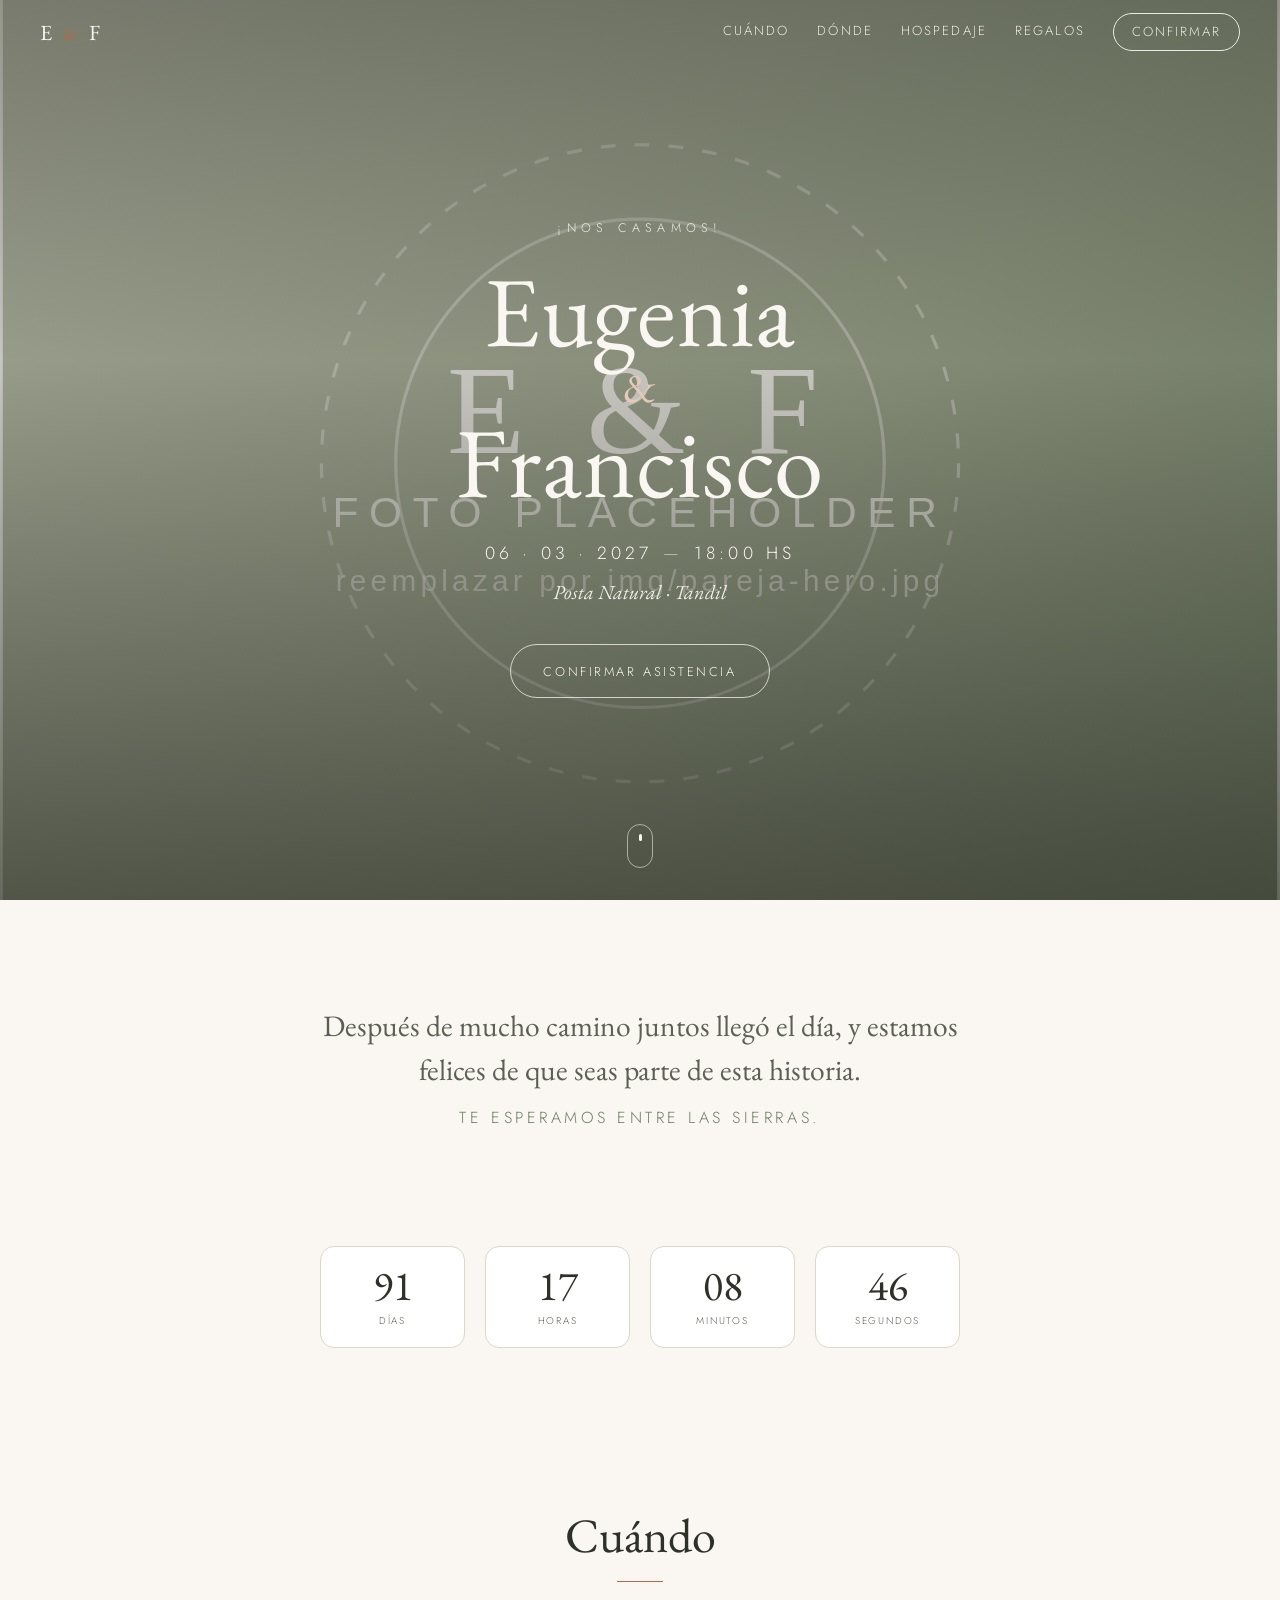
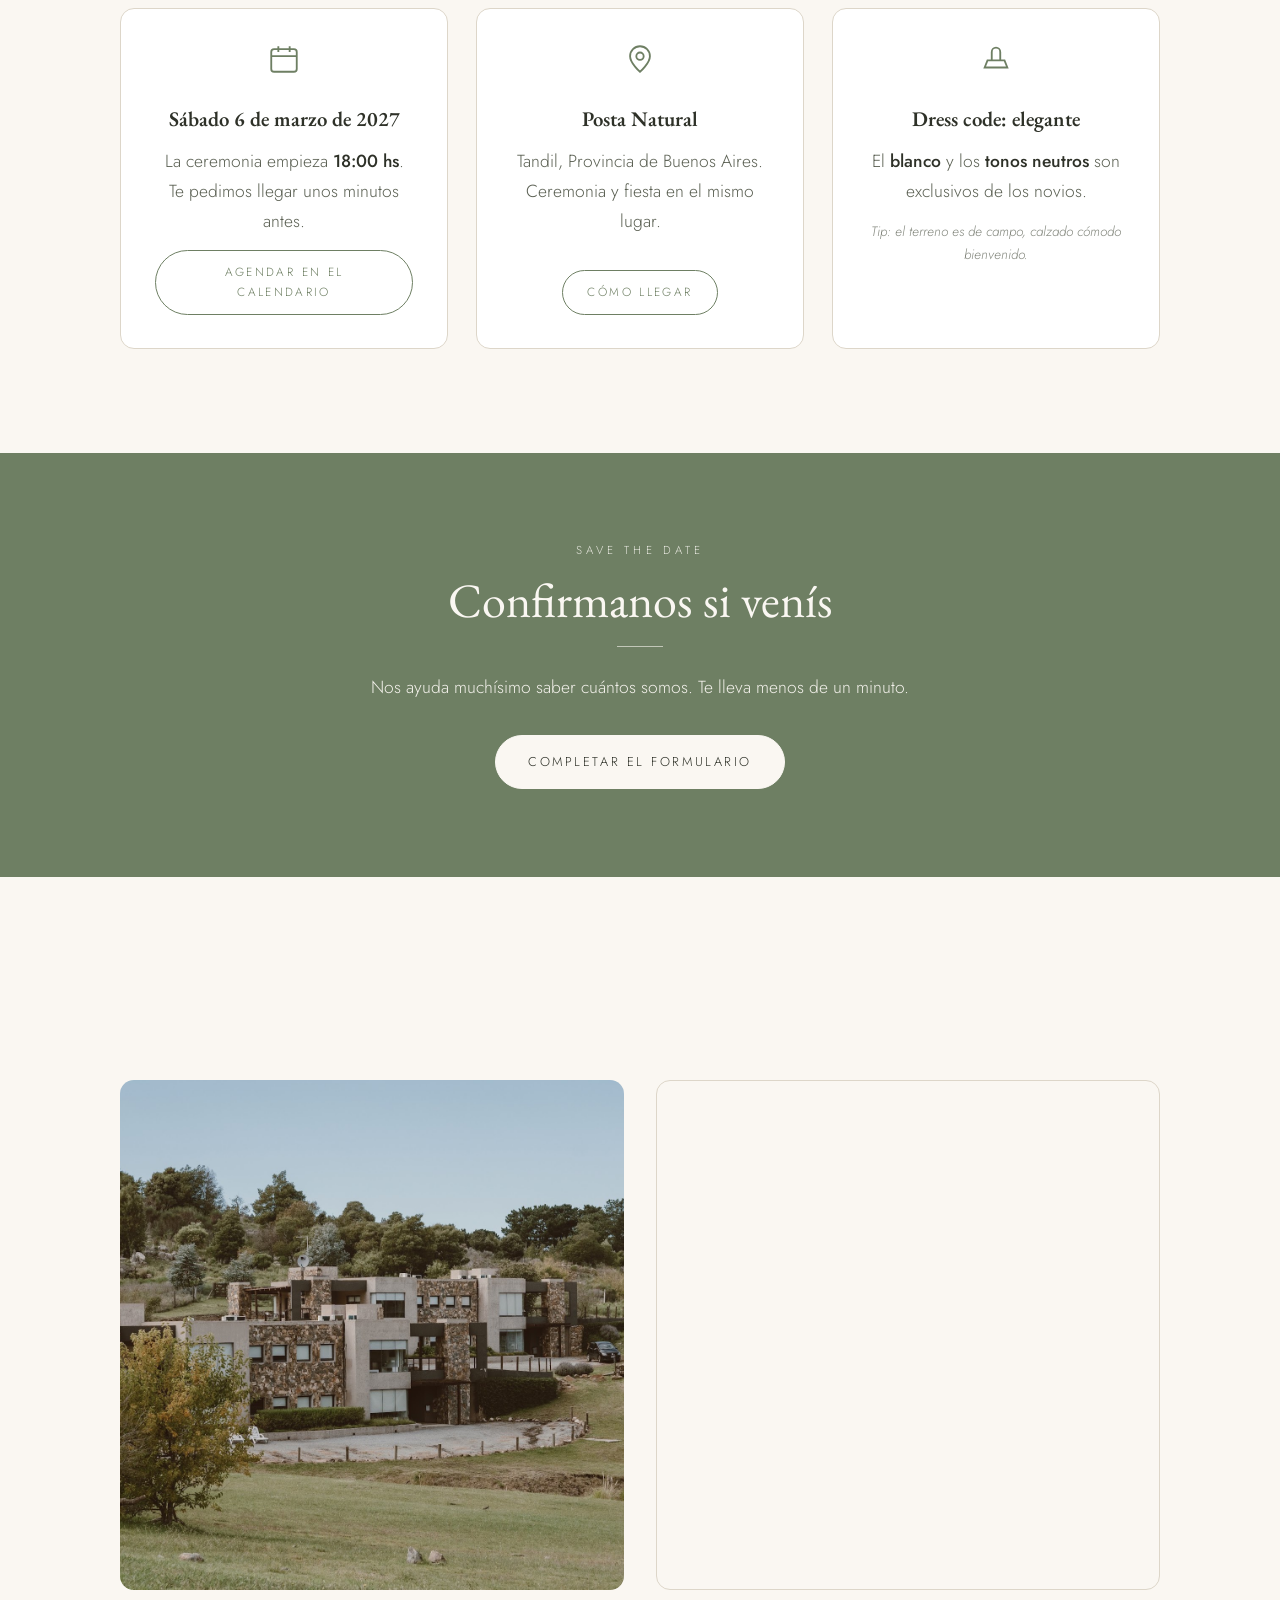
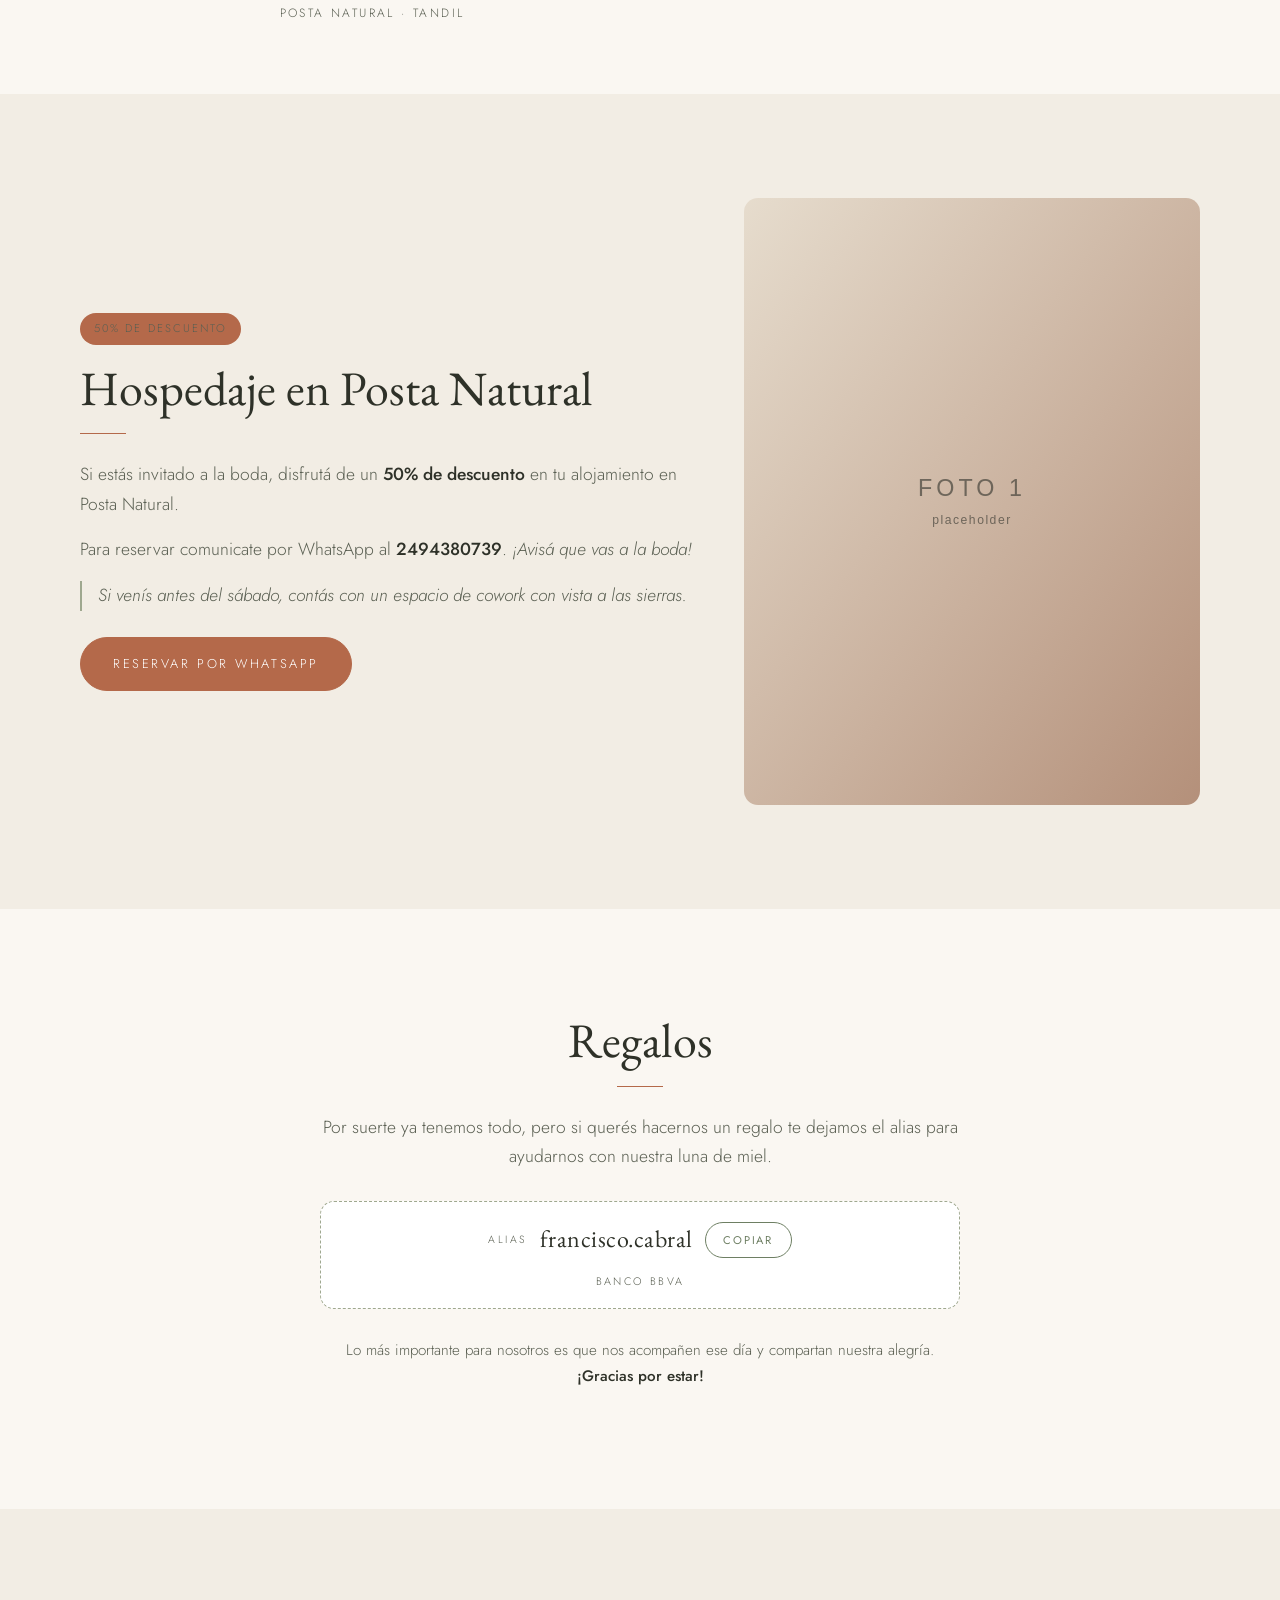
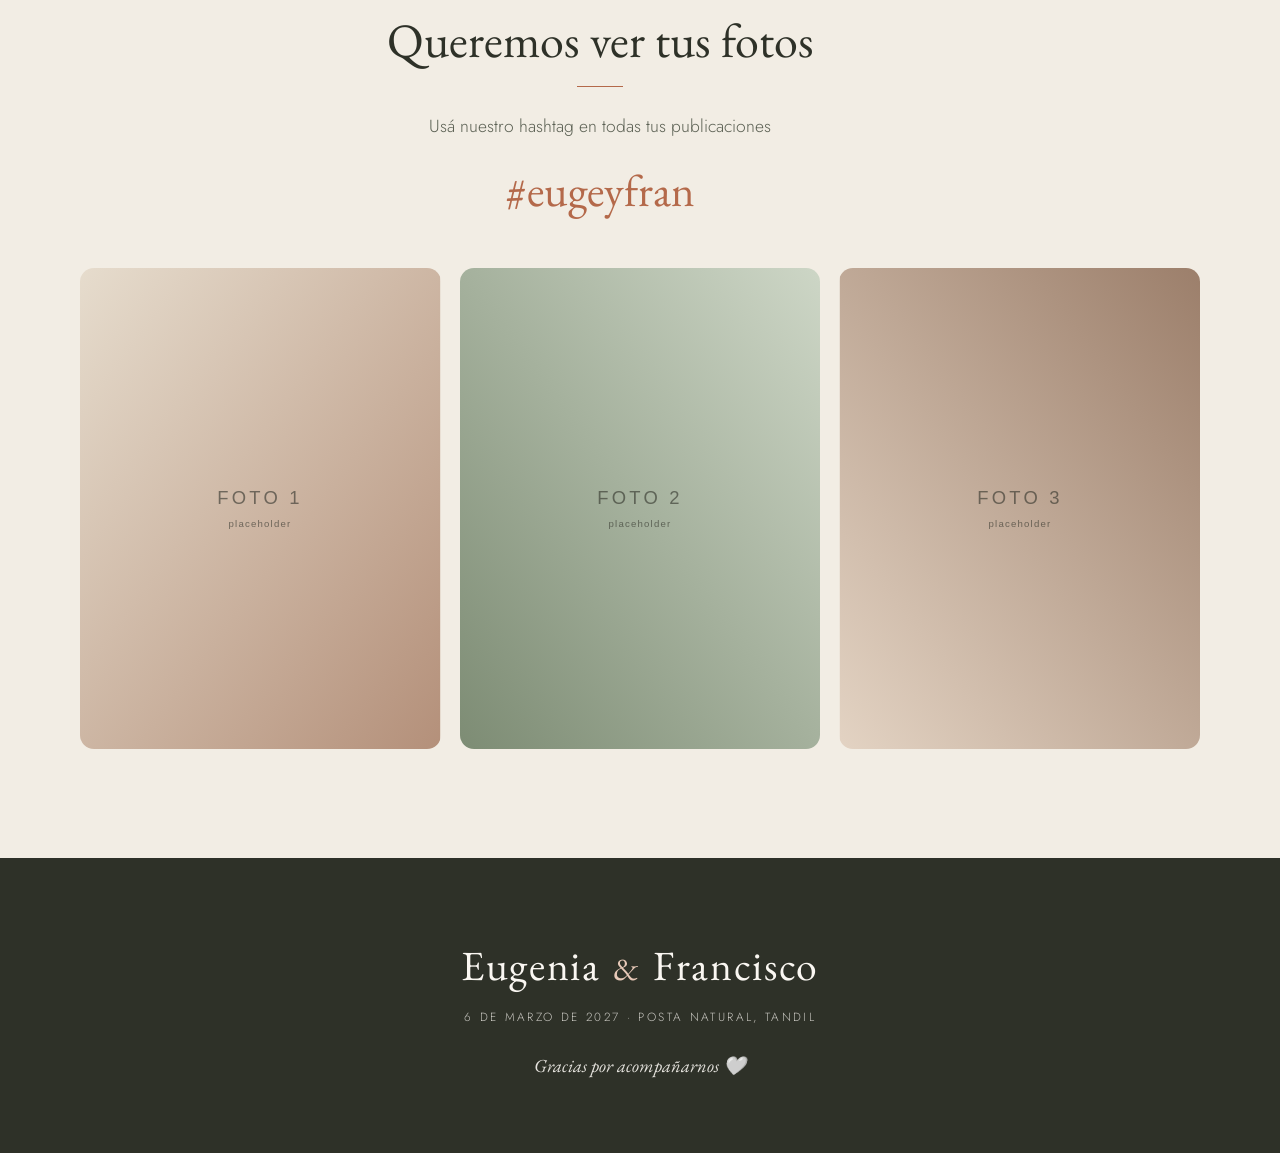
<file: invitation/index.html>
<!doctype html>
<html lang="es-AR">
<head>
<meta charset="utf-8">
<meta name="viewport" content="width=device-width, initial-scale=1, viewport-fit=cover">
<title>Eugenia &amp; Francisco · 6 de marzo de 2027</title>
<meta name="description" content="Nos casamos el 6 de marzo de 2027 a las 18:00 en Posta Natural, Tandil. Confirmá tu asistencia.">
<meta name="theme-color" content="#2e3128">

<!-- Open Graph: así se ve lindo cuando lo mandás por WhatsApp -->
<meta property="og:type" content="website">
<meta property="og:title" content="¡Nos casamos! Eugenia &amp; Francisco">
<meta property="og:description" content="6 de marzo de 2027 · 18:00 hs · Posta Natural, Tandil">
<meta property="og:image" content="img/posta-natural.jpg">
<meta property="og:locale" content="es_AR">

<link rel="icon" href="data:image/svg+xml,<svg xmlns='http://www.w3.org/2000/svg' viewBox='0 0 100 100'><text y='.9em' font-size='90'>🤍</text></svg>">
<link rel="preconnect" href="https://fonts.googleapis.com">
<link rel="preconnect" href="https://fonts.gstatic.com" crossorigin>
<link href="https://fonts.googleapis.com/css2?family=EB+Garamond:ital,wght@0,400;0,500;0,600;1,400&family=Jost:wght@300;400;500&display=swap" rel="stylesheet">
<link rel="stylesheet" href="styles.css">
</head>
<body>

<a class="skip" href="#contenido">Ir al contenido</a>

<header class="nav" id="nav">
  <a class="nav__brand" href="#top">E <span>&amp;</span> F</a>
  <button class="nav__toggle" id="navToggle" aria-expanded="false" aria-controls="navMenu" aria-label="Abrir menú">
    <span></span><span></span><span></span>
  </button>
  <nav class="nav__menu" id="navMenu" aria-label="Secciones">
    <a href="#cuando">Cuándo</a>
    <a href="#donde">Dónde</a>
    <a href="#hospedaje">Hospedaje</a>
    <a href="#regalos">Regalos</a>
    <a class="nav__cta" href="#confirmar">Confirmar</a>
  </nav>
</header>

<!-- ============ HERO ============ -->
<section class="hero" id="top">
  <div class="hero__media">
    <!-- PLACEHOLDER: reemplazar por la foto real de la pareja -->
    <img src="img/pareja-hero.svg" alt="Eugenia y Francisco" width="1200" height="1600">
  </div>
  <div class="hero__inner">
    <p class="hero__eyebrow">¡Nos casamos!</p>
    <h1 class="hero__names">Eugenia <em>&amp;</em> Francisco</h1>
    <p class="hero__date">
      <span>06 · 03 · 2027</span>
      <span class="hero__sep" aria-hidden="true">—</span>
      <span>18:00 hs</span>
    </p>
    <p class="hero__place">Posta Natural · Tandil</p>
    <a class="btn btn--light hero__btn" href="#confirmar">Confirmar asistencia</a>
  </div>
  <a class="hero__scroll" href="#contenido" aria-label="Bajar">
    <span></span>
  </a>
</section>

<main id="contenido">

  <!-- ============ INTRO ============ -->
  <section class="section section--intro reveal">
    <p class="lead">
      Después de mucho camino juntos llegó el día, y estamos felices
      de que seas parte de esta historia.
    </p>
    <p class="lead lead--small">Te esperamos entre las sierras.</p>
  </section>

  <!-- ============ COUNTDOWN ============ -->
  <section class="countdown reveal" aria-label="Cuenta regresiva">
    <ul class="countdown__list" id="countdown">
      <li><strong data-unit="dias">—</strong><span>días</span></li>
      <li><strong data-unit="horas">—</strong><span>horas</span></li>
      <li><strong data-unit="minutos">—</strong><span>minutos</span></li>
      <li><strong data-unit="segundos">—</strong><span>segundos</span></li>
    </ul>
    <p class="countdown__msg" id="countdownMsg" hidden>¡Hoy es el día! 🤍</p>
  </section>

  <!-- ============ CUÁNDO ============ -->
  <section class="section" id="cuando">
    <h2 class="h2 reveal">Cuándo</h2>
    <div class="cards">
      <article class="card reveal">
        <div class="card__icon" aria-hidden="true">
          <svg viewBox="0 0 24 24" fill="none" stroke="currentColor" stroke-width="1.3"><rect x="3" y="5" width="18" height="16" rx="2"/><path d="M8 3v4M16 3v4M3 10h18"/></svg>
        </div>
        <h3>Sábado 6 de marzo de 2027</h3>
        <p>La ceremonia empieza <strong>18:00 hs</strong>. Te pedimos llegar unos minutos antes.</p>
        <a class="btn btn--ghost" id="calendarBtn"
           href="https://calendar.google.com/calendar/render?action=TEMPLATE&amp;text=Boda%20Eugenia%20%26%20Francisco&amp;dates=20270306T210000Z%2F20270307T060000Z&amp;details=%C2%A1Nos%20casamos!%20Te%20esperamos%20en%20Posta%20Natural%2C%20Tandil.&amp;location=Posta%20Natural%2C%20Tandil%2C%20Buenos%20Aires&amp;ctz=America%2FArgentina%2FBuenos_Aires"
           target="_blank" rel="noopener">Agendar en el calendario</a>
      </article>

      <article class="card reveal">
        <div class="card__icon" aria-hidden="true">
          <svg viewBox="0 0 24 24" fill="none" stroke="currentColor" stroke-width="1.3"><path d="M12 21s7-6.1 7-11a7 7 0 1 0-14 0c0 4.9 7 11 7 11Z"/><circle cx="12" cy="10" r="2.6"/></svg>
        </div>
        <h3>Posta Natural</h3>
        <p>Tandil, Provincia de Buenos Aires. Ceremonia y fiesta en el mismo lugar.</p>
        <a class="btn btn--ghost" href="https://www.google.com/maps/search/?api=1&amp;query=-37.336091,-59.173875" target="_blank" rel="noopener">Cómo llegar</a>
      </article>

      <article class="card reveal">
        <div class="card__icon" aria-hidden="true">
          <svg viewBox="0 0 24 24" fill="none" stroke="currentColor" stroke-width="1.3"><path d="M4 18h16l-2-5H6l-2 5Z"/><path d="M9 13V7a3 3 0 0 1 6 0v6"/></svg>
        </div>
        <h3>Dress code: elegante</h3>
        <p>El <strong>blanco</strong> y los <strong>tonos neutros</strong> son exclusivos de los novios.</p>
        <p class="card__note">Tip: el terreno es de campo, calzado cómodo bienvenido.</p>
      </article>
    </div>
  </section>

  <!-- ============ CONFIRMAR ============ -->
  <section class="band" id="confirmar">
    <div class="band__inner reveal">
      <p class="band__eyebrow">Save the date</p>
      <h2 class="h2 h2--light">Confirmanos si venís</h2>
      <p class="band__text">
        Nos ayuda muchísimo saber cuántos somos. Te lleva menos de un minuto.
      </p>
      <!-- TODO: cuando tengas el Google Form, pegá su URL en el href de acá abajo
           y borrá el atributo data-pendiente. -->
      <a class="btn btn--solid" id="rsvpBtn" data-pendiente href="#confirmar" target="_blank" rel="noopener">
        Completar el formulario
      </a>
      <p class="band__pendiente" id="rsvpAviso" hidden>El formulario todavía no está listo — te avisamos apenas lo tengamos.</p>
    </div>
  </section>

  <!-- ============ DÓNDE ============ -->
  <section class="section" id="donde">
    <h2 class="h2 reveal">Dónde</h2>
    <div class="venue">
      <figure class="venue__photo reveal">
        <!-- Foto real de Posta Natural -->
        <img src="img/posta-natural.jpg" alt="Posta Natural, Tandil" width="1280" height="1210" loading="lazy">
        <figcaption>Posta Natural · Tandil</figcaption>
      </figure>
      <div class="venue__map reveal">
        <iframe
          title="Mapa de Posta Natural, Tandil"
          src="https://www.google.com/maps?q=-37.336091,-59.173875&amp;z=15&amp;output=embed"
          loading="lazy" referrerpolicy="no-referrer-when-downgrade" allowfullscreen></iframe>
      </div>
    </div>
  </section>

  <!-- ============ HOSPEDAJE ============ -->
  <section class="section section--tint" id="hospedaje">
    <div class="lodging">
      <div class="lodging__text reveal">
        <p class="badge">50% de descuento</p>
        <h2 class="h2">Hospedaje en Posta Natural</h2>
        <p>
          Si estás invitado a la boda, disfrutá de un <strong>50% de descuento</strong>
          en tu alojamiento en Posta Natural.
        </p>
        <p>
          Para reservar comunicate por WhatsApp al <strong>2494380739</strong>.
          <em>¡Avisá que vas a la boda!</em>
        </p>
        <p class="lodging__extra">
          Si venís antes del sábado, contás con un espacio de cowork con vista a las sierras.
        </p>
        <a class="btn btn--solid" href="https://wa.me/5491155775902" target="_blank" rel="noopener">
          Reservar por WhatsApp
        </a>
      </div>
      <div class="lodging__img reveal">
        <!-- PLACEHOLDER -->
        <img src="img/pareja-1.svg" alt="Eugenia y Francisco" width="900" height="1200" loading="lazy">
      </div>
    </div>
  </section>

  <!-- ============ REGALOS ============ -->
  <section class="section" id="regalos">
    <div class="gift reveal">
      <h2 class="h2">Regalos</h2>
      <p>
        Por suerte ya tenemos todo, pero si querés hacernos un regalo te dejamos
        el alias para ayudarnos con nuestra luna de miel.
      </p>
      <div class="alias">
        <span class="alias__label">Alias</span>
        <code class="alias__value" id="aliasValue">francisco.cabral</code>
        <button class="alias__copy" id="copyAlias" type="button">Copiar</button>
        <span class="alias__bank">Banco BBVA</span>
      </div>
      <p class="gift__note">
        Lo más importante para nosotros es que nos acompañen ese día y compartan
        nuestra alegría. <strong>¡Gracias por estar!</strong>
      </p>
    </div>
  </section>

  <!-- ============ FOTOS / HASHTAG ============ -->
  <section class="section section--tint" id="fotos">
    <h2 class="h2 reveal">Queremos ver tus fotos</h2>
    <p class="hash reveal">
      Usá nuestro hashtag en todas tus publicaciones
      <a class="hash__tag" href="https://www.instagram.com/explore/tags/eugeyfran/" target="_blank" rel="noopener">#eugeyfran</a>
    </p>
    <!-- Carrusel. Para agregar fotos: sumá <li class="carousel__slide"> con su <img>.
         Los puntos y las flechas se generan solos según la cantidad de slides. -->
    <div class="carousel reveal" id="carousel">
      <ul class="carousel__track" id="carouselTrack" tabindex="0" role="group"
          aria-roledescription="carrusel" aria-label="Fotos de Eugenia y Francisco">
        <!-- PLACEHOLDERS -->
        <li class="carousel__slide">
          <img src="img/pareja-1.svg" alt="Eugenia y Francisco" width="900" height="1200" loading="lazy">
        </li>
        <li class="carousel__slide">
          <img src="img/pareja-2.svg" alt="Eugenia y Francisco" width="900" height="1200" loading="lazy">
        </li>
        <li class="carousel__slide">
          <img src="img/pareja-3.svg" alt="Eugenia y Francisco" width="900" height="1200" loading="lazy">
        </li>
      </ul>

      <div class="carousel__controls" id="carouselControls">
        <button class="carousel__arrow" type="button" data-dir="-1" aria-label="Foto anterior">
          <svg viewBox="0 0 24 24" fill="none" stroke="currentColor" stroke-width="1.5" aria-hidden="true"><path d="M15 5l-7 7 7 7"/></svg>
        </button>
        <div class="carousel__dots" id="carouselDots"></div>
        <button class="carousel__arrow" type="button" data-dir="1" aria-label="Foto siguiente">
          <svg viewBox="0 0 24 24" fill="none" stroke="currentColor" stroke-width="1.5" aria-hidden="true"><path d="M9 5l7 7-7 7"/></svg>
        </button>
      </div>
    </div>
  </section>

</main>

<footer class="footer">
  <p class="footer__names">Eugenia <span>&amp;</span> Francisco</p>
  <p class="footer__date">6 de marzo de 2027 · Posta Natural, Tandil</p>
  <p class="footer__thanks">Gracias por acompañarnos 🤍</p>
</footer>

<script src="script.js"></script>
</body>
</html>
</file>
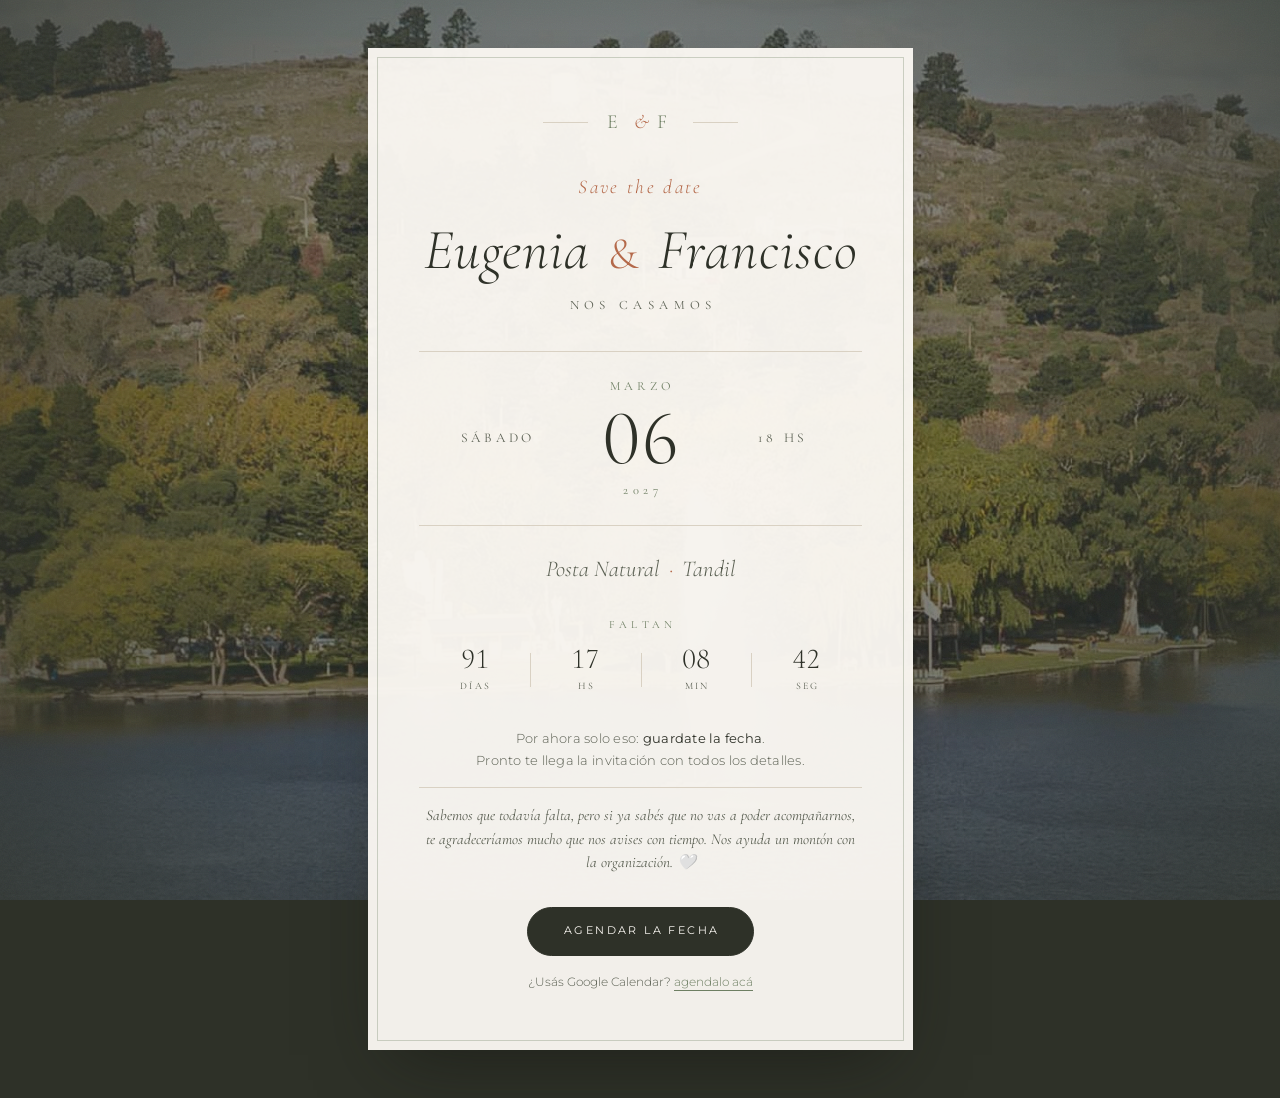
<file: save-the-date/index.html>
<!doctype html>
<html lang="es-AR">
<head>
<meta charset="utf-8">
<meta name="viewport" content="width=device-width, initial-scale=1, viewport-fit=cover">
<title>Save the date · Eugenia &amp; Francisco</title>
<meta name="description" content="Eugenia y Francisco se casan el sábado 6 de marzo de 2027 en Posta Natural, Tandil. Guardate la fecha.">
<meta name="theme-color" content="#2e3128">

<meta property="og:type" content="website">
<meta property="og:title" content="Save the date · Eugenia &amp; Francisco">
<meta property="og:description" content="Sábado 6 de marzo de 2027 · Posta Natural, Tandil">
<meta property="og:image" content="img/tandil.jpg">
<meta property="og:locale" content="es_AR">

<link rel="icon" href="data:image/svg+xml,<svg xmlns='http://www.w3.org/2000/svg' viewBox='0 0 100 100'><text y='.9em' font-size='90'>🤍</text></svg>">
<link rel="stylesheet" href="styles.css">
</head>
<body>

<!-- Fondo: foto real de Posta Natural.
     Si preferís una foto de los dos, cambiá el src por img/pareja.svg (o tu .jpg). -->
<div class="fondo" aria-hidden="true">
  <img src="img/tandil.jpg" alt="" width="1280" height="1210">
</div>
<div class="grano" aria-hidden="true"></div>

<main class="tarjeta">

  <p class="monograma"><span>E</span><em>&amp;</em><span>F</span></p>

  <p class="eyebrow">Save the date</p>

  <h1 class="nombres">Eugenia <em>&amp;</em> Francisco</h1>

  <p class="intro">nos casamos</p>

  <div class="fecha">
    <span class="fecha__lado">sábado</span>
    <span class="fecha__centro">
      <span class="fecha__mes">marzo</span>
      <span class="fecha__cifra">06</span>
      <span class="fecha__anio">2027</span>
    </span>
    <span class="fecha__lado">18 hs</span>
  </div>

  <p class="lugar">Posta Natural <span aria-hidden="true">·</span> Tandil</p>

  <div class="cuenta" id="cuenta">
    <p class="cuenta__titulo">faltan</p>
    <ul class="cuenta__lista">
      <li><strong data-u="dias">—</strong><span>días</span></li>
      <li><strong data-u="horas">—</strong><span>hs</span></li>
      <li><strong data-u="minutos">—</strong><span>min</span></li>
      <li><strong data-u="segundos">—</strong><span>seg</span></li>
    </ul>
    <p class="cuenta__hoy" hidden>¡Hoy nos casamos!</p>
  </div>

  <p class="aviso">
    Por ahora solo eso: <strong>guardate la fecha</strong>.<br>
    Pronto te llega la invitación con todos los detalles.
  </p>

  <p class="nota">
    Sabemos que todavía falta, pero si ya sabés que no vas a poder acompañarnos,
    te agradeceríamos mucho que nos avises con tiempo.
    Nos ayuda un montón con la organización.&nbsp;🤍
  </p>

  <a class="btn" href="evento.ics" download>Agendar la fecha</a>

  <p class="alt">
    ¿Usás Google Calendar?
    <a href="https://calendar.google.com/calendar/render?action=TEMPLATE&amp;text=Boda%20de%20Eugenia%20y%20Francisco&amp;dates=20270306T210000Z%2F20270307T060000Z&amp;details=%C2%A1Nos%20casamos!%20Guardate%20la%20fecha.%20Pronto%20te%20llega%20la%20invitaci%C3%B3n%20con%20todos%20los%20detalles.&amp;location=Posta%20Natural%2C%20Tandil%2C%20Buenos%20Aires&amp;ctz=America%2FArgentina%2FBuenos_Aires" target="_blank" rel="noopener">agendalo acá</a>
  </p>

</main>

<script src="script.js"></script>

</body>
</html>
</file>
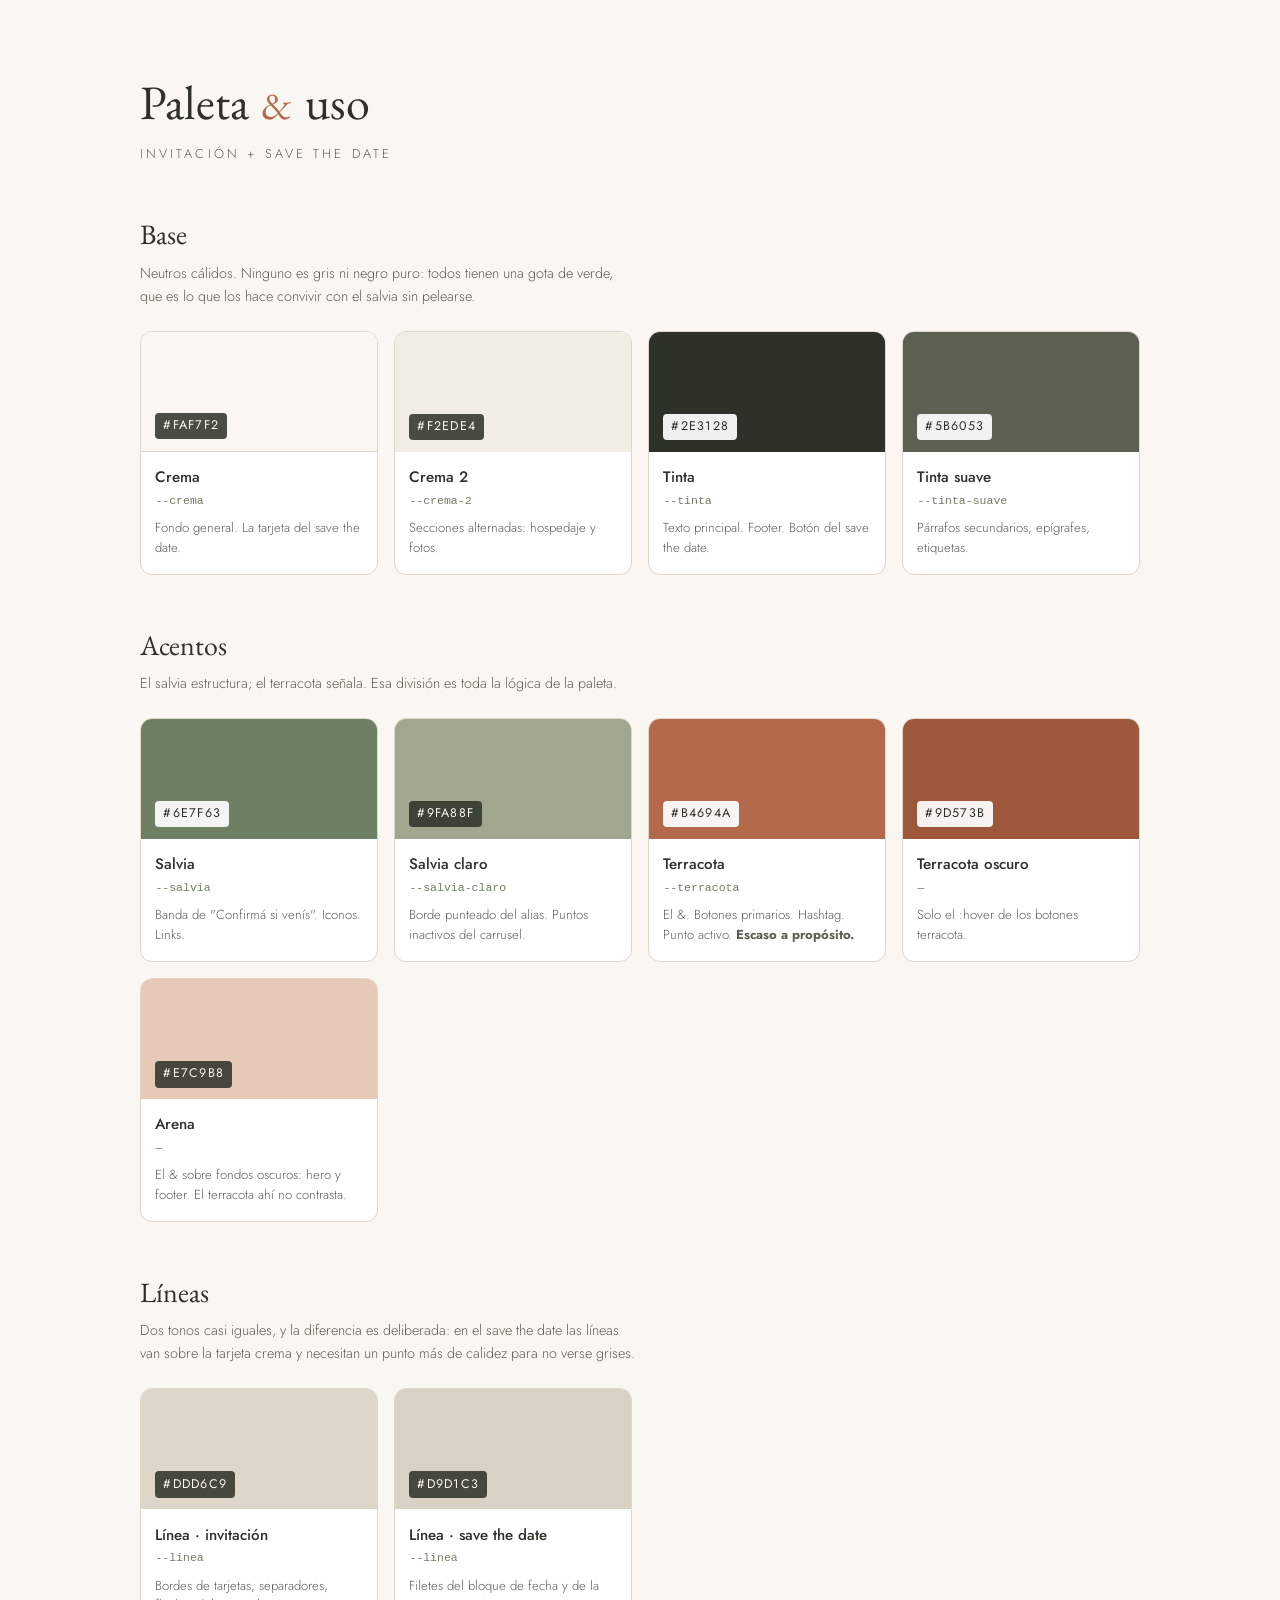
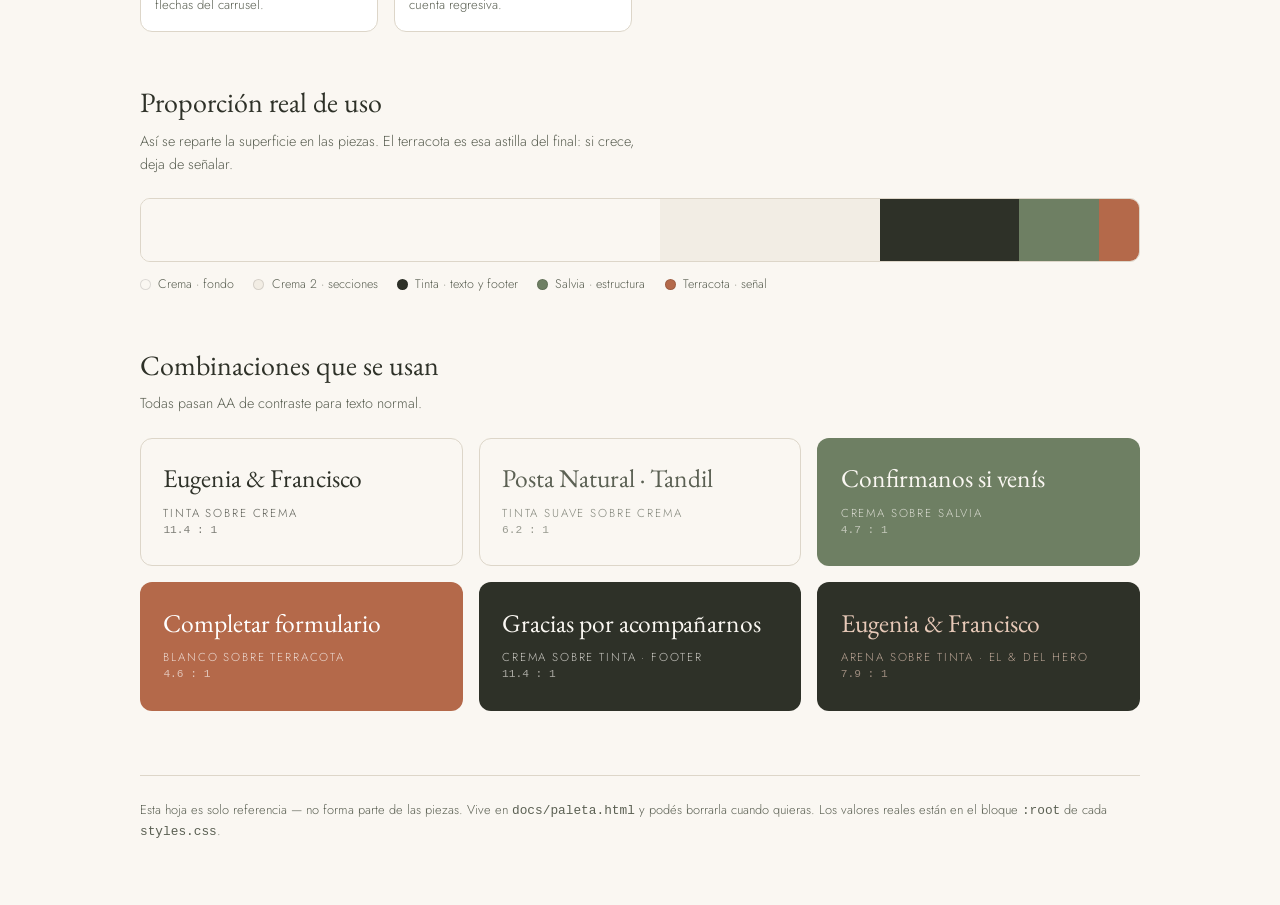
<file: docs/paleta.html>
<!doctype html>
<html lang="es-AR">
<head>
<meta charset="utf-8">
<meta name="viewport" content="width=device-width, initial-scale=1">
<title>Paleta · Eugenia &amp; Francisco</title>
<link href="https://fonts.googleapis.com/css2?family=EB+Garamond:ital,wght@0,400;1,400&family=Jost:wght@300;400;500&display=swap" rel="stylesheet">
<style>
:root{
  --crema:#faf7f2; --crema-2:#f2ede4;
  --tinta:#2e3128; --tinta-suave:#5b6053;
  --salvia:#6e7f63; --salvia-claro:#9fa88f;
  --terracota:#b4694a; --terracota-osc:#9d573b;
  --arena:#e7c9b8;
  --linea:#ddd6c9; --linea-std:#d9d1c3;
}
*{box-sizing:border-box}
body{
  margin:0; padding:clamp(1.5rem,5vw,4rem);
  background:var(--crema); color:var(--tinta);
  font-family:"Jost",system-ui,sans-serif; font-weight:300; line-height:1.6;
}
.wrap{max-width:1000px;margin:0 auto}
h1{font-family:"EB Garamond",Georgia,serif;font-weight:400;font-size:clamp(2rem,6vw,3rem);margin:0 0 .2rem}
h1 span{color:var(--terracota);font-size:.85em;padding:0 .06em}
.sub{margin:0 0 3rem;color:var(--tinta-suave);font-size:.8rem;letter-spacing:.24em;text-transform:uppercase}
h2{font-family:"EB Garamond",Georgia,serif;font-weight:400;font-size:1.75rem;margin:3rem 0 .3rem}
h2:first-of-type{margin-top:0}
.h2note{margin:0 0 1.4rem;color:var(--tinta-suave);font-size:.9rem;max-width:62ch}

.grid{display:grid;grid-template-columns:repeat(auto-fill,minmax(220px,1fr));gap:1rem}
.sw{border:1px solid var(--linea);border-radius:12px;overflow:hidden;background:#fff}
.sw__color{height:120px;display:flex;align-items:flex-end;padding:.7rem .9rem}
.sw__hex{font-size:.78rem;letter-spacing:.1em;font-weight:400;
  background:rgba(255,255,255,.92);color:#2e3128;padding:.2rem .5rem;border-radius:4px}
.sw__hex.on-light{background:rgba(46,49,40,.86);color:#faf7f2}
.sw__body{padding:.85rem .9rem 1rem}
.sw__name{font-weight:500;font-size:.95rem;margin:0 0 .15rem}
.sw__var{font-family:ui-monospace,SFMono-Regular,Menlo,monospace;font-size:.72rem;color:var(--salvia);margin:0 0 .5rem}
.sw__use{margin:0;font-size:.82rem;color:var(--tinta-suave);line-height:1.5}

.pares{display:grid;grid-template-columns:repeat(auto-fit,minmax(240px,1fr));gap:1rem;margin-top:.5rem}
.par{border-radius:12px;padding:1.6rem 1.4rem;border:1px solid transparent}
.par p{margin:0}
.par .t{font-family:"EB Garamond",Georgia,serif;font-size:1.6rem;line-height:1.15}
.par .c{font-size:.72rem;letter-spacing:.16em;text-transform:uppercase;opacity:.75;margin-top:.6rem}
.ratio{font-family:ui-monospace,monospace;font-size:.7rem;opacity:.6;margin-top:.35rem}

.cinta{display:flex;height:64px;border-radius:10px;overflow:hidden;margin:.5rem 0 0;border:1px solid var(--linea)}
.cinta div{flex:1}
.cinta--prop div:nth-child(1){flex:52}
.cinta--prop div:nth-child(2){flex:22}
.cinta--prop div:nth-child(3){flex:14}
.cinta--prop div:nth-child(4){flex:8}
.cinta--prop div:nth-child(5){flex:4}
.leyenda{display:flex;flex-wrap:wrap;gap:1.2rem;margin-top:.8rem;font-size:.78rem;color:var(--tinta-suave)}
.leyenda span{display:flex;align-items:center;gap:.45rem}
.leyenda i{width:11px;height:11px;border-radius:50%;display:block;border:1px solid rgba(0,0,0,.12)}
footer{margin-top:4rem;padding-top:1.5rem;border-top:1px solid var(--linea);
  font-size:.8rem;color:var(--tinta-suave)}
</style>
</head>
<body>
<div class="wrap">

<h1>Paleta <span>&amp;</span> uso</h1>
<p class="sub">Invitación + Save the date</p>

<h2>Base</h2>
<p class="h2note">Neutros cálidos. Ninguno es gris ni negro puro: todos tienen una gota de verde, que es lo que los hace convivir con el salvia sin pelearse.</p>
<div class="grid">
  <div class="sw">
    <div class="sw__color" style="background:#faf7f2;border-bottom:1px solid #ddd6c9"><span class="sw__hex on-light">#FAF7F2</span></div>
    <div class="sw__body"><p class="sw__name">Crema</p><p class="sw__var">--crema</p>
    <p class="sw__use">Fondo general. La tarjeta del save the date.</p></div>
  </div>
  <div class="sw">
    <div class="sw__color" style="background:#f2ede4"><span class="sw__hex on-light">#F2EDE4</span></div>
    <div class="sw__body"><p class="sw__name">Crema 2</p><p class="sw__var">--crema-2</p>
    <p class="sw__use">Secciones alternadas: hospedaje y fotos.</p></div>
  </div>
  <div class="sw">
    <div class="sw__color" style="background:#2e3128"><span class="sw__hex">#2E3128</span></div>
    <div class="sw__body"><p class="sw__name">Tinta</p><p class="sw__var">--tinta</p>
    <p class="sw__use">Texto principal. Footer. Botón del save the date.</p></div>
  </div>
  <div class="sw">
    <div class="sw__color" style="background:#5b6053"><span class="sw__hex">#5B6053</span></div>
    <div class="sw__body"><p class="sw__name">Tinta suave</p><p class="sw__var">--tinta-suave</p>
    <p class="sw__use">Párrafos secundarios, epígrafes, etiquetas.</p></div>
  </div>
</div>

<h2>Acentos</h2>
<p class="h2note">El salvia estructura; el terracota señala. Esa división es toda la lógica de la paleta.</p>
<div class="grid">
  <div class="sw">
    <div class="sw__color" style="background:#6e7f63"><span class="sw__hex">#6E7F63</span></div>
    <div class="sw__body"><p class="sw__name">Salvia</p><p class="sw__var">--salvia</p>
    <p class="sw__use">Banda de "Confirmá si venís". Iconos. Links.</p></div>
  </div>
  <div class="sw">
    <div class="sw__color" style="background:#9fa88f"><span class="sw__hex on-light">#9FA88F</span></div>
    <div class="sw__body"><p class="sw__name">Salvia claro</p><p class="sw__var">--salvia-claro</p>
    <p class="sw__use">Borde punteado del alias. Puntos inactivos del carrusel.</p></div>
  </div>
  <div class="sw">
    <div class="sw__color" style="background:#b4694a"><span class="sw__hex">#B4694A</span></div>
    <div class="sw__body"><p class="sw__name">Terracota</p><p class="sw__var">--terracota</p>
    <p class="sw__use">El &amp;. Botones primarios. Hashtag. Punto activo. <strong>Escaso a propósito.</strong></p></div>
  </div>
  <div class="sw">
    <div class="sw__color" style="background:#9d573b"><span class="sw__hex">#9D573B</span></div>
    <div class="sw__body"><p class="sw__name">Terracota oscuro</p><p class="sw__var">—</p>
    <p class="sw__use">Solo el :hover de los botones terracota.</p></div>
  </div>
  <div class="sw">
    <div class="sw__color" style="background:#e7c9b8"><span class="sw__hex on-light">#E7C9B8</span></div>
    <div class="sw__body"><p class="sw__name">Arena</p><p class="sw__var">—</p>
    <p class="sw__use">El &amp; sobre fondos oscuros: hero y footer. El terracota ahí no contrasta.</p></div>
  </div>
</div>

<h2>Líneas</h2>
<p class="h2note">Dos tonos casi iguales, y la diferencia es deliberada: en el save the date las líneas van sobre la tarjeta crema y necesitan un punto más de calidez para no verse grises.</p>
<div class="grid">
  <div class="sw">
    <div class="sw__color" style="background:#ddd6c9"><span class="sw__hex on-light">#DDD6C9</span></div>
    <div class="sw__body"><p class="sw__name">Línea · invitación</p><p class="sw__var">--linea</p>
    <p class="sw__use">Bordes de tarjetas, separadores, flechas del carrusel.</p></div>
  </div>
  <div class="sw">
    <div class="sw__color" style="background:#d9d1c3"><span class="sw__hex on-light">#D9D1C3</span></div>
    <div class="sw__body"><p class="sw__name">Línea · save the date</p><p class="sw__var">--linea</p>
    <p class="sw__use">Filetes del bloque de fecha y de la cuenta regresiva.</p></div>
  </div>
</div>

<h2>Proporción real de uso</h2>
<p class="h2note">Así se reparte la superficie en las piezas. El terracota es esa astilla del final: si crece, deja de señalar.</p>
<div class="cinta cinta--prop">
  <div style="background:#faf7f2"></div>
  <div style="background:#f2ede4"></div>
  <div style="background:#2e3128"></div>
  <div style="background:#6e7f63"></div>
  <div style="background:#b4694a"></div>
</div>
<div class="leyenda">
  <span><i style="background:#faf7f2"></i>Crema · fondo</span>
  <span><i style="background:#f2ede4"></i>Crema 2 · secciones</span>
  <span><i style="background:#2e3128"></i>Tinta · texto y footer</span>
  <span><i style="background:#6e7f63"></i>Salvia · estructura</span>
  <span><i style="background:#b4694a"></i>Terracota · señal</span>
</div>

<h2>Combinaciones que se usan</h2>
<p class="h2note">Todas pasan AA de contraste para texto normal.</p>
<div class="pares">
  <div class="par" style="background:#faf7f2;color:#2e3128;border-color:#ddd6c9">
    <p class="t">Eugenia &amp; Francisco</p>
    <p class="c">Tinta sobre crema</p><p class="ratio">11.4 : 1</p>
  </div>
  <div class="par" style="background:#faf7f2;color:#5b6053;border-color:#ddd6c9">
    <p class="t">Posta Natural · Tandil</p>
    <p class="c">Tinta suave sobre crema</p><p class="ratio">6.2 : 1</p>
  </div>
  <div class="par" style="background:#6e7f63;color:#faf7f2">
    <p class="t">Confirmanos si venís</p>
    <p class="c">Crema sobre salvia</p><p class="ratio">4.7 : 1</p>
  </div>
  <div class="par" style="background:#b4694a;color:#ffffff">
    <p class="t">Completar formulario</p>
    <p class="c">Blanco sobre terracota</p><p class="ratio">4.6 : 1</p>
  </div>
  <div class="par" style="background:#2e3128;color:#faf7f2">
    <p class="t">Gracias por acompañarnos</p>
    <p class="c">Crema sobre tinta · footer</p><p class="ratio">11.4 : 1</p>
  </div>
  <div class="par" style="background:#2e3128;color:#e7c9b8">
    <p class="t">Eugenia &amp; Francisco</p>
    <p class="c">Arena sobre tinta · el &amp; del hero</p><p class="ratio">7.9 : 1</p>
  </div>
</div>

<footer>
  Esta hoja es solo referencia — no forma parte de las piezas.
  Vive en <code>docs/paleta.html</code> y podés borrarla cuando quieras.
  Los valores reales están en el bloque <code>:root</code> de cada <code>styles.css</code>.
</footer>

</div>
</body>
</html>
</file>
<file: invitation/styles.css>
/* ==========================================================
   Eugenia & Francisco — invitación
   Paleta: crema + verde salvia + terracota (sierras de Tandil)
   ========================================================== */

:root{
  --crema:#faf7f2;
  --crema-2:#f2ede4;
  --tinta:#2e3128;
  --tinta-suave:#5b6053;
  --salvia:#6e7f63;
  --salvia-claro:#9fa88f;
  --terracota:#b4694a;
  --linea:#ddd6c9;

  --serif:"EB Garamond", Georgia, "Times New Roman", serif;
  --sans:"Jost", -apple-system, BlinkMacSystemFont, "Segoe UI", Roboto, Helvetica, Arial, sans-serif;

  --ancho:1120px;
  --radio:14px;
  --nav-h:64px;
}

*,*::before,*::after{ box-sizing:border-box; }

html{
  -webkit-text-size-adjust:100%;
  scroll-behavior:smooth;
  scroll-padding-top:var(--nav-h);
}

body{
  margin:0;
  background:var(--crema);
  color:var(--tinta);
  font-family:var(--sans);
  font-weight:300;
  font-size:clamp(16px,1rem + .2vw,17.5px);
  line-height:1.7;
  overflow-x:hidden;
}

img{ max-width:100%; height:auto; display:block; }
a{ color:inherit; }

.skip{
  position:absolute; left:-9999px; top:0; z-index:200;
  background:var(--tinta); color:var(--crema); padding:.7rem 1rem;
}
.skip:focus{ left:0; }

:focus-visible{ outline:2px solid var(--terracota); outline-offset:3px; }

/* ---------------- NAV ---------------- */
.nav{
  position:fixed; inset:0 0 auto 0; z-index:100;
  height:var(--nav-h);
  display:flex; align-items:center; justify-content:space-between;
  gap:1rem;
  padding:0 clamp(1rem,4vw,2.5rem);
  padding-top:env(safe-area-inset-top);
  background:transparent;
  transition:background .35s ease, box-shadow .35s ease, color .35s ease;
  color:var(--crema);
}
.nav.is-stuck{
  background:rgba(250,247,242,.94);
  -webkit-backdrop-filter:blur(10px);
  backdrop-filter:blur(10px);
  box-shadow:0 1px 0 var(--linea);
  color:var(--tinta);
}

.nav__brand{
  font-family:var(--serif);
  font-size:1.35rem; letter-spacing:.16em;
  text-decoration:none;
}
.nav__brand span{ color:var(--terracota); font-size:.9em; }

.nav__menu{ display:flex; align-items:center; gap:clamp(1rem,2.2vw,2rem); }
.nav__menu a{
  text-decoration:none;
  font-size:.82rem; letter-spacing:.16em; text-transform:uppercase;
  opacity:.9;
  padding:.35rem 0;
  border-bottom:1px solid transparent;
  transition:border-color .25s ease, opacity .25s ease;
}
.nav__menu a:hover{ opacity:1; border-bottom-color:currentColor; }

.nav__cta{
  border:1px solid currentColor !important;
  border-radius:999px;
  padding:.45rem 1.1rem !important;
}
.nav__cta:hover{ background:var(--terracota); border-color:var(--terracota) !important; color:#fff; }

.nav__toggle{
  display:none;
  width:44px; height:44px;
  background:none; border:0; padding:10px;
  cursor:pointer; color:inherit;
}
.nav__toggle span{
  display:block; height:1.5px; background:currentColor; border-radius:2px;
  margin:5px 0;
  transition:transform .3s ease, opacity .25s ease;
}
.nav.is-open .nav__toggle span:nth-child(1){ transform:translateY(6.5px) rotate(45deg); }
.nav.is-open .nav__toggle span:nth-child(2){ opacity:0; }
.nav.is-open .nav__toggle span:nth-child(3){ transform:translateY(-6.5px) rotate(-45deg); }

@media (max-width:820px){
  .nav__toggle{ display:block; }
  .nav{ background:rgba(250,247,242,.94); color:var(--tinta); box-shadow:0 1px 0 var(--linea); }
  .nav__menu{
    position:absolute; top:100%; left:0; right:0;
    flex-direction:column; align-items:stretch; gap:0;
    background:var(--crema);
    border-bottom:1px solid var(--linea);
    padding:.5rem 0 1rem;
    transform:translateY(-8px);
    opacity:0; visibility:hidden; pointer-events:none;
    transition:opacity .25s ease, transform .25s ease, visibility .25s;
  }
  .nav.is-open .nav__menu{ opacity:1; visibility:visible; transform:none; pointer-events:auto; }
  .nav__menu a{ padding:.85rem clamp(1rem,4vw,2.5rem); border-bottom:0; }
  .nav__cta{ margin:.6rem clamp(1rem,4vw,2.5rem) 0; text-align:center; }
}

/* ---------------- HERO ---------------- */
.hero{
  position:relative;
  min-height:100svh;
  display:grid; place-items:center;
  text-align:center;
  color:var(--crema);
  overflow:hidden;
  padding:calc(var(--nav-h) + 2rem) 1.25rem 5rem;
}
.hero__media{ position:absolute; inset:0; }
.hero__media img{
  width:100%; height:100%;
  object-fit:cover; object-position:center 35%;
}
.hero__media::after{
  content:"";
  position:absolute; inset:0;
  background:
    linear-gradient(180deg, rgba(46,49,40,.5) 0%, rgba(46,49,40,.25) 40%, rgba(46,49,40,.72) 100%);
}
.hero__inner{ position:relative; z-index:2; max-width:760px; }

.hero__eyebrow{
  margin:0 0 1.4rem;
  font-size:.78rem; letter-spacing:.42em; text-transform:uppercase;
  opacity:.92;
}
.hero__names{
  font-family:var(--serif);
  font-weight:400;
  font-size:clamp(2.7rem,11.5vw,6.2rem);
  line-height:1.02;
  margin:0;
  letter-spacing:.01em;
  text-wrap:balance;
}
.hero__names em{
  display:block;
  font-size:.44em;
  font-style:normal;
  font-weight:400;
  color:#e7c9b8;
  margin:.06em 0;
}
.hero__date{
  margin:1.6rem 0 .4rem;
  display:flex; flex-wrap:wrap; justify-content:center; align-items:center;
  gap:.65rem;
  font-size:clamp(.95rem,2.6vw,1.1rem);
  letter-spacing:.24em; text-transform:uppercase;
}
.hero__sep{ opacity:.6; }
.hero__place{
  margin:0;
  font-family:var(--serif);
  font-style:italic;
  font-size:1.25rem;
  opacity:.92;
}
.hero__btn{ margin-top:2.2rem; }

.hero__scroll{
  position:absolute; bottom:2rem; left:50%; transform:translateX(-50%);
  z-index:2; width:26px; height:44px;
  border:1px solid rgba(250,247,242,.55); border-radius:20px;
}
.hero__scroll span{
  position:absolute; left:50%; top:9px;
  width:3px; height:7px; margin-left:-1.5px;
  background:var(--crema); border-radius:2px;
  animation:scroll 1.9s ease-in-out infinite;
}
@keyframes scroll{
  0%{ opacity:0; transform:translateY(0); }
  35%{ opacity:1; }
  100%{ opacity:0; transform:translateY(16px); }
}

/* ---------------- BOTONES ---------------- */
.btn{
  display:inline-block;
  font-size:.8rem; letter-spacing:.2em; text-transform:uppercase;
  text-decoration:none;
  padding:.95rem 2rem;
  border-radius:999px;
  border:1px solid currentColor;
  transition:background .25s ease, color .25s ease, transform .2s ease;
}
.btn:hover{ transform:translateY(-2px); }
.btn--light{ color:var(--crema); border-color:rgba(250,247,242,.75); }
.btn--light:hover{ background:var(--crema); color:var(--tinta); }
.btn--solid{
  background:var(--terracota); border-color:var(--terracota); color:#fff;
}
.btn--solid:hover{ background:#9d573b; border-color:#9d573b; }
.btn--ghost{
  color:var(--salvia); border-color:var(--salvia);
  padding:.7rem 1.5rem; font-size:.74rem;
}
.btn--ghost:hover{ background:var(--salvia); color:#fff; }

/* ---------------- SECCIONES ---------------- */
.section{
  max-width:var(--ancho);
  margin-inline:auto;
  padding:clamp(3.5rem,9vw,6.5rem) clamp(1.25rem,5vw,2.5rem);
}
.section--tint{
  max-width:none;
  background:var(--crema-2);
}
.section--tint > *{ max-width:var(--ancho); margin-inline:auto; }

.h2{
  font-family:var(--serif);
  font-weight:400;
  font-size:clamp(2rem,5.5vw,3rem);
  line-height:1.15;
  margin:0 0 1.6rem;
  text-align:center;
}
.h2::after{
  content:"";
  display:block; width:46px; height:1px;
  background:var(--terracota);
  margin:1.1rem auto 0;
}
.h2--light{ color:var(--crema); }
.h2--light::after{ background:rgba(250,247,242,.6); }

.section--intro{ text-align:center; max-width:720px; }
.lead{
  font-family:var(--serif);
  font-size:clamp(1.35rem,4.2vw,1.85rem);
  line-height:1.5;
  color:var(--tinta-suave);
  margin:0 0 .8rem;
}
.lead--small{
  font-size:1rem;
  font-family:var(--sans);
  letter-spacing:.22em;
  text-transform:uppercase;
  color:var(--salvia);
}

/* ---------------- COUNTDOWN ---------------- */
.countdown{ padding:0 clamp(1.25rem,5vw,2.5rem) clamp(2rem,6vw,3.5rem); }
.countdown__list{
  list-style:none; margin:0 auto; padding:0;
  max-width:640px;
  display:grid; grid-template-columns:repeat(4,1fr);
  gap:clamp(.4rem,2vw,1.25rem);
  text-align:center;
}
.countdown__list li{
  padding:1.1rem .3rem;
  border:1px solid var(--linea);
  border-radius:var(--radio);
  background:#fff;
}
.countdown__list strong{
  display:block;
  font-family:var(--serif);
  font-weight:400;
  font-size:clamp(1.7rem,7vw,2.6rem);
  line-height:1;
  font-variant-numeric:tabular-nums;
}
.countdown__list span{
  display:block; margin-top:.4rem;
  font-size:.62rem; letter-spacing:.18em; text-transform:uppercase;
  color:var(--tinta-suave);
}
.countdown__msg{
  text-align:center;
  font-family:var(--serif);
  font-size:1.6rem;
  margin:1rem 0 0;
}

/* ---------------- CARDS ---------------- */
.cards{
  display:grid;
  grid-template-columns:repeat(auto-fit,minmax(260px,1fr));
  gap:clamp(1rem,3vw,1.75rem);
}
.card{
  background:#fff;
  border:1px solid var(--linea);
  border-radius:var(--radio);
  padding:clamp(1.5rem,4vw,2.1rem);
  text-align:center;
  display:flex; flex-direction:column; align-items:center; gap:.35rem;
}
.card__icon{ color:var(--salvia); }
.card__icon svg{ width:34px; height:34px; }
.card h3{
  font-family:var(--serif);
  font-weight:600;
  font-size:1.3rem;
  margin:.6rem 0 .3rem;
}
.card p{ margin:0 0 .5rem; color:var(--tinta-suave); }
.card strong{ font-weight:500; color:var(--tinta); }
.card__note{ font-size:.85rem; font-style:italic; opacity:.75; }
.card .btn{ margin-top:auto; }

/* ---------------- BANDA (confirmar) ---------------- */
.band{
  background:var(--salvia);
  color:var(--crema);
  text-align:center;
  padding:clamp(3.5rem,9vw,5.5rem) clamp(1.25rem,5vw,2.5rem);
}
.band__inner{ max-width:640px; margin-inline:auto; }
.band__eyebrow{
  margin:0 0 .8rem;
  font-size:.72rem; letter-spacing:.36em; text-transform:uppercase; opacity:.85;
}
.band__text{ margin:0 0 2rem; opacity:.95; }
.band__pendiente{
  margin:1.1rem 0 0;
  font-size:.85rem;
  font-style:italic;
  opacity:.85;
}
.band .btn--solid{ background:var(--crema); border-color:var(--crema); color:var(--tinta); }
.band .btn--solid:hover{ background:#fff; border-color:#fff; }

/* ---------------- VENUE ---------------- */
.venue{
  display:grid;
  grid-template-columns:repeat(auto-fit,minmax(300px,1fr));
  gap:clamp(1rem,3vw,2rem);
  align-items:stretch;
}
.venue__photo{ margin:0; }
.venue__photo img{
  width:100%; height:100%; min-height:280px;
  object-fit:cover;
  border-radius:var(--radio);
}
.venue__photo figcaption{
  margin-top:.8rem;
  text-align:center;
  font-size:.75rem; letter-spacing:.2em; text-transform:uppercase;
  color:var(--tinta-suave);
}
.venue__map{
  border-radius:var(--radio);
  overflow:hidden;
  border:1px solid var(--linea);
  min-height:300px;
}
.venue__map iframe{ width:100%; height:100%; min-height:300px; border:0; display:block; }

/* ---------------- HOSPEDAJE ---------------- */
.lodging{
  display:grid;
  grid-template-columns:1.15fr .85fr;
  gap:clamp(1.5rem,4vw,3rem);
  align-items:center;
}
@media (max-width:760px){ .lodging{ grid-template-columns:1fr; } }

.lodging .h2, .gift .h2{ text-align:left; }
.lodging .h2::after, .gift .h2::after{ margin-inline:0; }
.lodging p{ color:var(--tinta-suave); margin:0 0 1rem; }
.lodging strong{ color:var(--tinta); font-weight:500; }
.lodging__extra{
  border-left:2px solid var(--salvia-claro);
  padding-left:1rem;
  font-style:italic;
}
.lodging .btn{ margin-top:.6rem; }
.lodging__img img{
  width:100%; border-radius:var(--radio);
  aspect-ratio:3/4; object-fit:cover;
}
.badge{
  display:inline-block;
  margin:0 0 .8rem;
  background:var(--terracota); color:#fff;
  font-size:.7rem; letter-spacing:.18em; text-transform:uppercase;
  padding:.4rem .9rem; border-radius:999px;
}

/* ---------------- REGALOS ---------------- */
.gift{ max-width:640px; margin-inline:auto; text-align:center; }
.gift .h2{ text-align:center; }
.gift .h2::after{ margin-inline:auto; }
.gift p{ color:var(--tinta-suave); }
.alias{
  display:flex; flex-wrap:wrap; align-items:center; justify-content:center;
  gap:.75rem;
  margin:1.8rem auto;
  padding:1.1rem 1.3rem;
  background:#fff;
  border:1px dashed var(--salvia-claro);
  border-radius:var(--radio);
}
.alias__label{
  font-size:.66rem; letter-spacing:.24em; text-transform:uppercase;
  color:var(--tinta-suave);
}
.alias__value{
  font-family:var(--serif);
  font-size:1.5rem;
  letter-spacing:.02em;
  word-break:break-all;
}
.alias__copy{
  font-family:var(--sans);
  font-size:.7rem; letter-spacing:.16em; text-transform:uppercase;
  padding:.55rem 1.1rem;
  border-radius:999px;
  border:1px solid var(--salvia);
  background:none; color:var(--salvia);
  cursor:pointer;
  transition:background .2s ease, color .2s ease;
}
.alias__copy:hover{ background:var(--salvia); color:#fff; }
.alias__copy.is-done{ background:var(--salvia); color:#fff; border-color:var(--salvia); }
.alias__bank{
  flex-basis:100%;
  font-size:.68rem; letter-spacing:.22em; text-transform:uppercase;
  color:var(--tinta-suave);
}
.gift__note{ font-size:.95rem; }
.gift__note strong{ color:var(--tinta); font-weight:500; }

/* ---------------- FOTOS ---------------- */
.hash{ text-align:center; margin:0 0 2.5rem; color:var(--tinta-suave); }
.hash__tag{
  display:block;
  margin-top:.6rem;
  font-family:var(--serif);
  font-size:clamp(1.9rem,7vw,2.8rem);
  color:var(--terracota);
  text-decoration:none;
}
.hash__tag:hover{ text-decoration:underline; text-underline-offset:6px; }

/* --- Carrusel --- */
.carousel{ --gap:clamp(.7rem,2vw,1.2rem); }

.carousel__track{
  list-style:none; margin:0; padding:0 0 .35rem;
  display:flex;
  gap:var(--gap);
  overflow-x:auto;
  overscroll-behavior-inline:contain;
  scroll-snap-type:x mandatory;
  -webkit-overflow-scrolling:touch;
  scrollbar-width:none;
}
.carousel__track::-webkit-scrollbar{ display:none; }
.carousel__track:focus-visible{ outline:2px solid var(--terracota); outline-offset:6px; }

.carousel__slide{
  flex:0 0 78%;              /* mobile: 1 foto + asomo de la siguiente */
  scroll-snap-align:start;
  scroll-snap-stop:always;
}
@media (min-width:600px){ .carousel__slide{ flex-basis:calc((100% - var(--gap)) / 2); } }
@media (min-width:900px){ .carousel__slide{ flex-basis:calc((100% - var(--gap) * 2) / 3); } }

.carousel__slide img{
  width:100%; aspect-ratio:3/4; object-fit:cover;
  border-radius:var(--radio);
  background:var(--crema-2);
}

.carousel__controls{
  display:flex; align-items:center; justify-content:center;
  gap:1.1rem;
  margin-top:1.4rem;
}
.carousel__controls[hidden]{ display:none; }

.carousel__arrow{
  flex:none;
  width:44px; height:44px;
  display:grid; place-items:center;
  border:1px solid var(--linea);
  border-radius:50%;
  background:#fff; color:var(--tinta);
  cursor:pointer;
  transition:background .2s ease, color .2s ease, border-color .2s ease, opacity .2s ease;
}
.carousel__arrow svg{ width:20px; height:20px; }
.carousel__arrow:hover:not(:disabled){ background:var(--salvia); border-color:var(--salvia); color:#fff; }
.carousel__arrow:disabled{ opacity:.3; cursor:default; }

.carousel__dots{ display:flex; align-items:center; gap:.5rem; }
.carousel__dot{
  width:8px; height:8px; padding:0;
  border:0; border-radius:50%;
  background:var(--salvia-claro);
  opacity:.45;
  cursor:pointer;
  transition:opacity .25s ease, transform .25s ease, background .25s ease;
}
.carousel__dot.is-active{
  opacity:1; background:var(--terracota); transform:scale(1.45);
}

/* ---------------- FOOTER ---------------- */
.footer{
  background:var(--tinta);
  color:var(--crema);
  text-align:center;
  padding:clamp(3rem,8vw,4.5rem) 1.25rem;
  padding-bottom:calc(clamp(3rem,8vw,4.5rem) + env(safe-area-inset-bottom));
}
.footer__names{
  font-family:var(--serif);
  font-size:clamp(1.6rem,6vw,2.6rem);
  margin:0 0 .4rem;
  letter-spacing:.04em;
}
.footer__names span{ color:#e7c9b8; font-size:.82em; padding:0 .08em; }
.footer__date{
  margin:0 0 1.4rem;
  font-size:.74rem; letter-spacing:.2em; text-transform:uppercase; opacity:.75;
}
.footer__thanks{ margin:0; font-family:var(--serif); font-style:italic; font-size:1.15rem; opacity:.9; }

/* ---------------- ANIMACIÓN DE ENTRADA ---------------- */
.reveal{
  opacity:0;
  transform:translateY(22px);
  transition:opacity .7s ease, transform .7s ease;
}
.reveal.is-visible{ opacity:1; transform:none; }

@media (prefers-reduced-motion:reduce){
  .carousel__track{ scroll-behavior:auto; }
  html{ scroll-behavior:auto; }
  .reveal{ opacity:1; transform:none; transition:none; }
  .hero__scroll span{ animation:none; }
  .btn:hover{ transform:none; }
}
</file>
<file: save-the-date/styles.css>
/* ==========================================================
   Save the date — Eugenia & Francisco
   Una sola pantalla. Sin JS. Misma familia visual que la
   invitación, pero más quieta: acá solo importa la fecha.
   ========================================================== */

@font-face{
  font-family:"Cormorant Garamond";
  src:url("fonts/Cormorant_Garamond/static/CormorantGaramond-Light.ttf") format("truetype");
  font-weight:300;
  font-style:normal;
  font-display:swap;
}
@font-face{
  font-family:"Cormorant Garamond";
  src:url("fonts/Cormorant_Garamond/static/CormorantGaramond-LightItalic.ttf") format("truetype");
  font-weight:300;
  font-style:italic;
  font-display:swap;
}
@font-face{
  font-family:"Cormorant Garamond";
  src:url("fonts/Cormorant_Garamond/static/CormorantGaramond-Regular.ttf") format("truetype");
  font-weight:400;
  font-style:normal;
  font-display:swap;
}
@font-face{
  font-family:"Cormorant Garamond";
  src:url("fonts/Cormorant_Garamond/static/CormorantGaramond-Italic.ttf") format("truetype");
  font-weight:400;
  font-style:italic;
  font-display:swap;
}

@font-face{
  font-family:"Montserrat";
  src:url("fonts/Cormorant_Garamond,Montserrat/Montserrat/static/Montserrat-Light.ttf") format("truetype");
  font-weight:300;
  font-style:normal;
  font-display:swap;
}
@font-face{
  font-family:"Montserrat";
  src:url("fonts/Cormorant_Garamond,Montserrat/Montserrat/static/Montserrat-Regular.ttf") format("truetype");
  font-weight:400;
  font-style:normal;
  font-display:swap;
}

:root{
  --crema:#faf7f2;
  --crema-2:#f2ede4;
  --tinta:#2e3128;
  --tinta-suave:#5b6053;
  --salvia:#6e7f63;
  --terracota:#b4694a;
  --linea:#d9d1c3;

  --serif:"Cormorant Garamond", Georgia, "Times New Roman", serif;
  --sans:"Montserrat", -apple-system, BlinkMacSystemFont, "Segoe UI", Roboto, Helvetica, Arial, sans-serif;
}

*,*::before,*::after{ box-sizing:border-box; }

html{ -webkit-text-size-adjust:100%; }

body{
  margin:0;
  min-height:100svh;
  display:grid;
  place-items:center;
  padding:clamp(1rem,5vw,3rem);
  padding-top:calc(clamp(1rem,5vw,3rem) + env(safe-area-inset-top));
  padding-bottom:calc(clamp(1rem,5vw,3rem) + env(safe-area-inset-bottom));

  background:var(--tinta);
  color:var(--tinta);
  font-family:var(--serif);
  font-weight:400;
  line-height:1.65;
  overflow-x:hidden;
}

img{ display:block; max-width:100%; }
:focus-visible{ outline:2px solid var(--terracota); outline-offset:4px; }

/* ---------- Fondo ---------- */
.fondo{ position:fixed; inset:0; z-index:0; overflow:hidden; }
.fondo img{
  width:100%; height:100%;
  object-fit:cover; object-position:center 55%;
  transform:scale(1.08);
  animation:respirar 30s ease-in-out infinite alternate;
}
.fondo::after{
  content:"";
  position:absolute; inset:0;
  background:
    radial-gradient(ellipse at 50% 45%, rgba(46,49,40,.30) 0%, rgba(46,49,40,.72) 70%, rgba(46,49,40,.88) 100%);
}
@keyframes respirar{
  from{ transform:scale(1.08) translate3d(0,0,0); }
  to  { transform:scale(1.16) translate3d(0,-1.5%,0); }
}

/* Grano finito: le saca el brillo digital al fondo */
.grano{
  position:fixed; inset:0; z-index:1;
  pointer-events:none;
  opacity:.05;
  background-image:url("data:image/svg+xml,%3Csvg xmlns='http://www.w3.org/2000/svg'%3E%3Cfilter id='n'%3E%3CfeTurbulence type='fractalNoise' baseFrequency='.85' numOctaves='3'/%3E%3C/filter%3E%3Crect width='100%25' height='100%25' filter='url(%23n)'/%3E%3C/svg%3E");
}

/* ---------- Tarjeta ---------- */
.tarjeta{
  position:relative; z-index:2;
  width:min(100%,545px);
  background:rgba(250,247,242,.965);
  padding:clamp(2.4rem,7vw,3.6rem) clamp(1.6rem,6vw,3.2rem);
  text-align:center;
  box-shadow:0 30px 70px -25px rgba(20,22,17,.6);
  animation:entrar 1.1s cubic-bezier(.16,.8,.3,1) both;
}
/* Filete interior: el guiño a la papelería impresa */
.tarjeta::before{
  content:"";
  position:absolute; inset:9px;
  border:1px solid rgba(110,127,99,.32);
  pointer-events:none;
}

@keyframes entrar{
  from{ opacity:0; transform:translateY(26px) scale(.985); }
  to  { opacity:1; transform:none; }
}

/* Entrada escalonada de cada bloque */
.tarjeta > *{ animation:subir .9s cubic-bezier(.16,.8,.3,1) both; }
.tarjeta > *:nth-child(1){ animation-delay:.30s; }   /* monograma */
.tarjeta > *:nth-child(2){ animation-delay:.39s; }   /* save the date */
.tarjeta > *:nth-child(3){ animation-delay:.48s; }   /* nombres */
.tarjeta > *:nth-child(4){ animation-delay:.57s; }   /* nos casamos */
.tarjeta > *:nth-child(5){ animation-delay:.66s; }   /* fecha */
.tarjeta > *:nth-child(6){ animation-delay:.75s; }   /* lugar */
.tarjeta > *:nth-child(7){ animation-delay:.84s; }   /* cuenta regresiva */
.tarjeta > *:nth-child(8){ animation-delay:.93s; }   /* aviso */
.tarjeta > *:nth-child(9){ animation-delay:1.02s; }  /* botón */
.tarjeta > *:nth-child(10){ animation-delay:1.10s; } /* link alternativo */

@keyframes subir{
  from{ opacity:0; transform:translateY(12px); }
  to  { opacity:1; transform:none; }
}

/* ---------- Monograma ---------- */
.monograma{
  margin:0 0 clamp(1.4rem,4vw,2rem);
  display:flex; align-items:center; justify-content:center; gap:.5rem;
  font-family:var(--serif);
  font-weight:300;
  font-size:1.25rem;
  letter-spacing:.38em;
  color:var(--salvia);
}
.monograma em{ font-style:italic; font-weight:300; letter-spacing:0; color:var(--terracota); }
/* Reglas finas a los costados */
.monograma::before,.monograma::after{
  content:""; width:clamp(28px,10%,54px); height:1px;
  background:var(--linea);
}
.monograma::before{ margin-right:.7rem; }
.monograma::after{ margin-left:.7rem; }

/* ---------- Encabezado ---------- */
.eyebrow{
  margin:0 0 1.05rem;
  font-style:italic;
  font-weight:300;
  font-size:clamp(1.05rem,3.4vw,1.22rem);
  letter-spacing:.12em;
  color:var(--terracota);
}

.nombres{
  margin:0;
  font-family:var(--serif);
  font-weight:300;
  font-style:italic;
  font-size:clamp(2.35rem,9.5vw,3.55rem);
  line-height:1.08;
  letter-spacing:.02em;
  text-wrap:balance;
}
/* El & queda en redonda: en cursiva Cormorant dibuja el "Et" y se come el renglón. */
.nombres em{
  font-style:normal;
  font-weight:300;
  font-size:.78em;
  color:var(--terracota);
  padding:0 .08em;
}

.intro{
  margin:.85rem 0 clamp(1.6rem,5vw,2.2rem);
  font-size:.8rem;
  letter-spacing:.42em;
  text-transform:uppercase;
  color:var(--tinta-suave);
  text-indent:.42em;
}

/* ---------- Bloque de fecha ---------- */
.fecha{
  display:grid;
  grid-template-columns:1fr auto 1fr;
  align-items:center;
  gap:clamp(.9rem,4vw,1.6rem);
  padding:clamp(1.1rem,4vw,1.5rem) 0;
  border-top:1px solid var(--linea);
  border-bottom:1px solid var(--linea);
}
.fecha__lado{
  font-size:clamp(.72rem,2.6vw,.84rem);
  letter-spacing:.28em;
  text-transform:uppercase;
  color:var(--tinta-suave);
}
.fecha__centro{ display:block; }
.fecha__mes,.fecha__anio{
  display:block;
  font-size:clamp(.7rem,2.4vw,.78rem);
  letter-spacing:.36em;
  text-transform:uppercase;
  color:var(--salvia);
  text-indent:.36em;
}
.fecha__cifra{
  display:block;
  font-family:var(--serif);
  font-weight:300;
  font-size:clamp(3.4rem,15vw,4.85rem);
  line-height:.92;
  margin:.08em 0;
  font-variant-numeric:lining-nums;
}

.lugar{
  margin:clamp(1.2rem,4vw,1.6rem) 0 0;
  font-family:var(--serif);
  font-style:italic;
  font-weight:300;
  font-size:clamp(1.2rem,4vw,1.42rem);
  color:var(--tinta-suave);
}
.lugar span{ color:var(--terracota); font-style:normal; padding:0 .2em; }

/* ---------- Cuenta regresiva ----------
   Deliberadamente chica: el número grande de la pieza es el 06, no esto. */
.cuenta{ margin:clamp(1.3rem,4vw,1.7rem) 0 0; }

.cuenta__titulo{
  margin:0 0 .7rem;
  font-size:.68rem;
  letter-spacing:.4em;
  text-transform:uppercase;
  color:var(--salvia);
  text-indent:.4em;
}

.cuenta__lista{
  list-style:none; margin:0; padding:0;
  display:grid; grid-template-columns:repeat(4,1fr);
}
.cuenta__lista li{ position:relative; }
/* Filetes finos entre columnas */
.cuenta__lista li + li::before{
  content:"";
  position:absolute; left:0; top:15%; bottom:15%;
  width:1px; background:var(--linea);
}
.cuenta__lista strong{
  display:block;
  font-family:var(--serif);
  font-weight:300;
  font-size:clamp(1.4rem,5.5vw,1.8rem);
  line-height:1;
  font-variant-numeric:tabular-nums lining-nums;
  color:var(--tinta);
}
.cuenta__lista span{
  display:block;
  margin-top:.25rem;
  font-size:.62rem;
  letter-spacing:.22em;
  text-transform:uppercase;
  color:var(--tinta-suave);
  text-indent:.22em;
}
.cuenta__hoy{
  margin:0;
  font-family:var(--serif);
  font-style:italic;
  font-weight:300;
  font-size:1.45rem;
  color:var(--terracota);
}

/* ---------- Aviso ---------- */
.aviso{
  margin:clamp(1.6rem,5vw,2.1rem) 0 0;
  font-family:var(--sans);
  font-weight:300;
  font-size:.82rem;
  letter-spacing:.02em;
  color:var(--tinta-suave);
}
.aviso strong{ color:var(--tinta); font-weight:400; }

.nota{
  margin:1rem 0 clamp(1.5rem,5vw,2rem);
  padding-top:1rem;
  border-top:1px solid var(--linea);
  font-family:var(--serif);
  font-style:italic;
  font-weight:400;
  font-size:.95rem;
  line-height:1.55;
  color:var(--tinta-suave);
  text-wrap:pretty;
}

/* ---------- Acciones ---------- */
.btn{
  display:inline-block;
  padding:.9rem 2.1rem;
  border:1px solid var(--tinta);
  border-radius:999px;
  background:var(--tinta);
  color:var(--crema);
  text-decoration:none;
  font-family:var(--sans);
  font-weight:400;
  font-size:.68rem;
  letter-spacing:.22em;
  text-transform:uppercase;
  text-indent:.22em;
  transition:background .25s ease, color .25s ease, transform .2s ease;
}
.btn:hover{
  background:var(--terracota); border-color:var(--terracota);
  transform:translateY(-2px);
}

.alt{
  margin:1.1rem 0 0;
  font-family:var(--sans);
  font-weight:300;
  font-size:.72rem;
  color:var(--tinta-suave);
}
.alt a{
  color:var(--salvia);
  text-underline-offset:4px;
  text-decoration-thickness:1px;
}
.alt a:hover{ color:var(--terracota); }

/* ---------- Pantallas muy bajas (celular apaisado) ---------- */
@media (max-height:640px){
  body{ align-items:start; }
  .monograma{ margin-bottom:1rem; }
  .fecha__cifra{ font-size:3rem; }
  .cuenta{ margin-top:1rem; }
}

/* ---------- Accesibilidad ---------- */
@media (prefers-reduced-motion:reduce){
  .fondo img{ animation:none; transform:scale(1.05); }
  .tarjeta,.tarjeta > *{ animation:none; }
}
</file>
